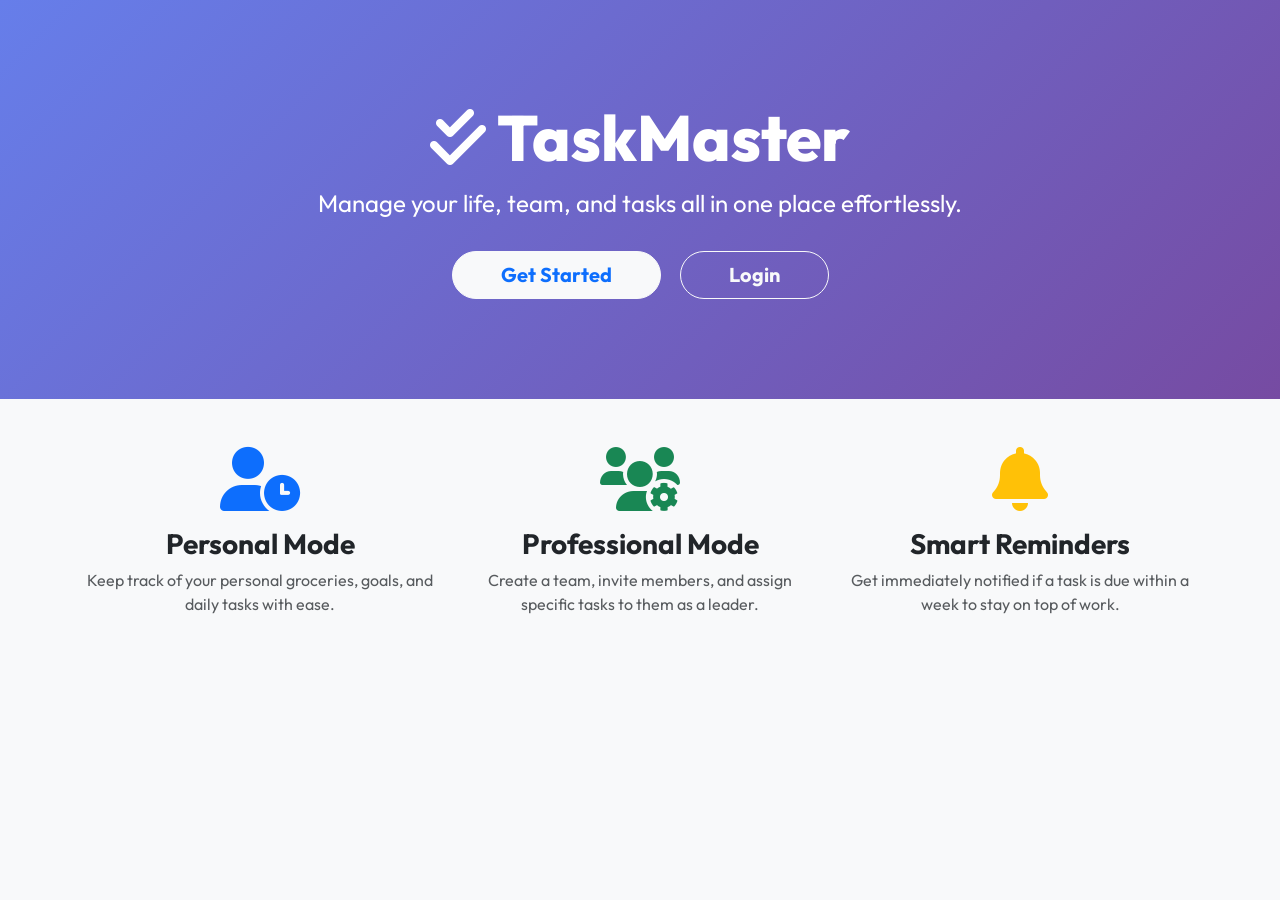
<file: templates/index.html>
<!DOCTYPE html>
<html lang="en">

<head>
    <meta charset="UTF-8">
    <meta name="viewport" content="width=device-width, initial-scale=1.0">
    <title>TaskMaster - Your Ultimate To-Do List</title>
    <link href="https://cdn.jsdelivr.net/npm/bootstrap@5.3.0/dist/css/bootstrap.min.css" rel="stylesheet">
    <link href="https://cdnjs.cloudflare.com/ajax/libs/font-awesome/6.0.0/css/all.min.css" rel="stylesheet">
    <link href="/static/theme.css" rel="stylesheet">
    <style>
        body {
            background-color: #f8f9fa;
        }

        .hero-section {
            background: linear-gradient(135deg, #667eea 0%, #764ba2 100%);
            color: white;
            padding: 100px 0;
            text-align: center;
        }

        .hero-section h1 {
            font-size: 4rem;
            font-weight: 800;
        }

        .hero-section p {
            font-size: 1.5rem;
            margin-bottom: 30px;
        }
    </style>
</head>

<body>

    <div class="hero-section">
        <div class="container">
            <h1><i class="fas fa-check-double"></i> TaskMaster</h1>
            <p>Manage your life, team, and tasks all in one place effortlessly.</p>
            <a href="/signup" class="btn btn-light btn-lg rounded-pill fw-bold px-5 me-3 text-primary">Get Started</a>
            <a href="/login" class="btn btn-outline-light btn-lg rounded-pill px-5 fw-bold">Login</a>
        </div>
    </div>

    <div class="container my-5">
        <div class="row text-center">
            <div class="col-md-4 mb-4">
                <i class="fas fa-user-clock fa-4x text-primary mb-3"></i>
                <h3 class="fw-bold">Personal Mode</h3>
                <p class="text-muted">Keep track of your personal groceries, goals, and daily tasks with ease.</p>
            </div>
            <div class="col-md-4 mb-4">
                <i class="fas fa-users-cog fa-4x text-success mb-3"></i>
                <h3 class="fw-bold">Professional Mode</h3>
                <p class="text-muted">Create a team, invite members, and assign specific tasks to them as a leader.</p>
            </div>
            <div class="col-md-4 mb-4">
                <i class="fas fa-bell fa-4x text-warning mb-3"></i>
                <h3 class="fw-bold">Smart Reminders</h3>
                <p class="text-muted">Get immediately notified if a task is due within a week to stay on top of work.
                </p>
            </div>
        </div>
    </div>

    <script src="https://cdn.jsdelivr.net/npm/bootstrap@5.3.0/dist/js/bootstrap.bundle.min.js"></script>
    <script src="/static/theme.js"></script>
</body>

</html>
</file>
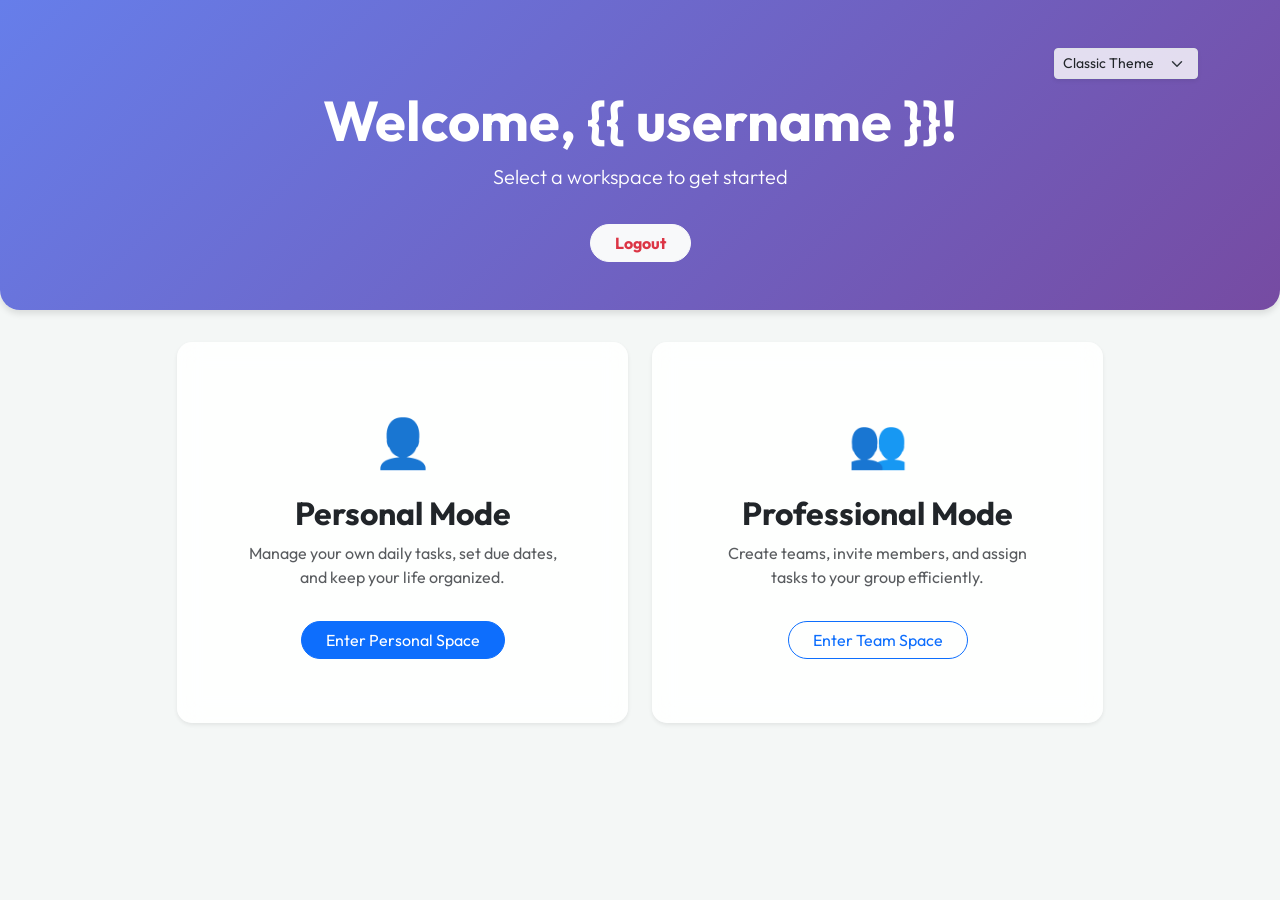
<file: templates/dashboard.html>
<!DOCTYPE html>
<html lang="en">
<head>
    <meta charset="UTF-8">
    <meta name="viewport" content="width=device-width, initial-scale=1.0">
    <title>Dashboard - Task Management System</title>
    <!-- Bootstrap CSS for attractive UI -->
    <link href="https://cdn.jsdelivr.net/npm/bootstrap@5.3.0/dist/css/bootstrap.min.css" rel="stylesheet">
    <link href="/static/theme.css" rel="stylesheet">
    <style>
        body {
            background-color: #f4f7f6;
        }
        .dashboard-header {
            background: linear-gradient(135deg, #667eea 0%, #764ba2 100%);
            color: white;
            padding: 3rem 0;
            margin-bottom: 2rem;
            border-bottom-left-radius: 20px;
            border-bottom-right-radius: 20px;
            box-shadow: 0 4px 6px rgba(0,0,0,0.1);
        }
        .mode-card {
            transition: transform 0.3s ease, box-shadow 0.3s ease;
            border: none;
            border-radius: 15px;
            cursor: pointer;
        }
        .mode-card:hover {
            transform: translateY(-10px);
            box-shadow: 0 10px 20px rgba(0,0,0,0.15);
        }
        .icon-container {
            font-size: 3rem;
            margin-bottom: 1rem;
            color: #667eea;
        }
    </style>
</head>
<body>

    <!-- Header Section -->
    <div class="dashboard-header text-center">
        <div class="container">
            <div class="text-end mb-2">
                <select id="themeSelector" class="form-select form-select-sm d-inline-block w-auto shadow-sm" onchange="changeTheme(this)" style="background-color: rgba(255,255,255,0.8);">
                    <option value="classic">Classic Theme</option>
                    <option value="ocean">Ocean Blue</option>
                    <option value="forest">Forest Green</option>
                    <option value="sunset">Sunset Orange</option>
                    <option value="midnight">Midnight Purple</option>
                </select>
            </div>
            <h1 class="display-4 fw-bold">Welcome, {{ username }}!</h1>
            <p class="lead">Select a workspace to get started</p>
            <a href="/logout" class="btn btn-light mt-3 fw-bold text-danger rounded-pill px-4">Logout</a>
        </div>
    </div>

    <!-- Mode Selection -->
    <div class="container">
        <div class="row justify-content-center g-4">
            <!-- Personal Mode Card -->
            <div class="col-md-5">
                <div class="card mode-card h-100 text-center p-5 shadow-sm" onclick="window.location.href='/personal';">
                    <div class="card-body">
                        <div class="icon-container">👤</div>
                        <h2 class="card-title fw-bold">Personal Mode</h2>
                        <p class="card-text text-muted">Manage your own daily tasks, set due dates, and keep your life organized.</p>
                        <a href="/personal" class="btn btn-primary rounded-pill px-4 mt-3">Enter Personal Space</a>
                    </div>
                </div>
            </div>

            <!-- Professional Mode Card -->
            <div class="col-md-5">
                <div class="card mode-card h-100 text-center p-5 shadow-sm" onclick="window.location.href='/professional';">
                    <div class="card-body">
                        <div class="icon-container">👥</div>
                        <h2 class="card-title fw-bold">Professional Mode</h2>
                        <p class="card-text text-muted">Create teams, invite members, and assign tasks to your group efficiently.</p>
                        <a href="/professional" class="btn btn-outline-primary rounded-pill px-4 mt-3">Enter Team Space</a>
                    </div>
                </div>
            </div>
        </div>
    </div>

    <!-- Bootstrap JS -->
    <script src="https://cdn.jsdelivr.net/npm/bootstrap@5.3.0/dist/js/bootstrap.bundle.min.js"></script>
    <script src="/static/theme.js"></script>
</body>
</html>
</file>
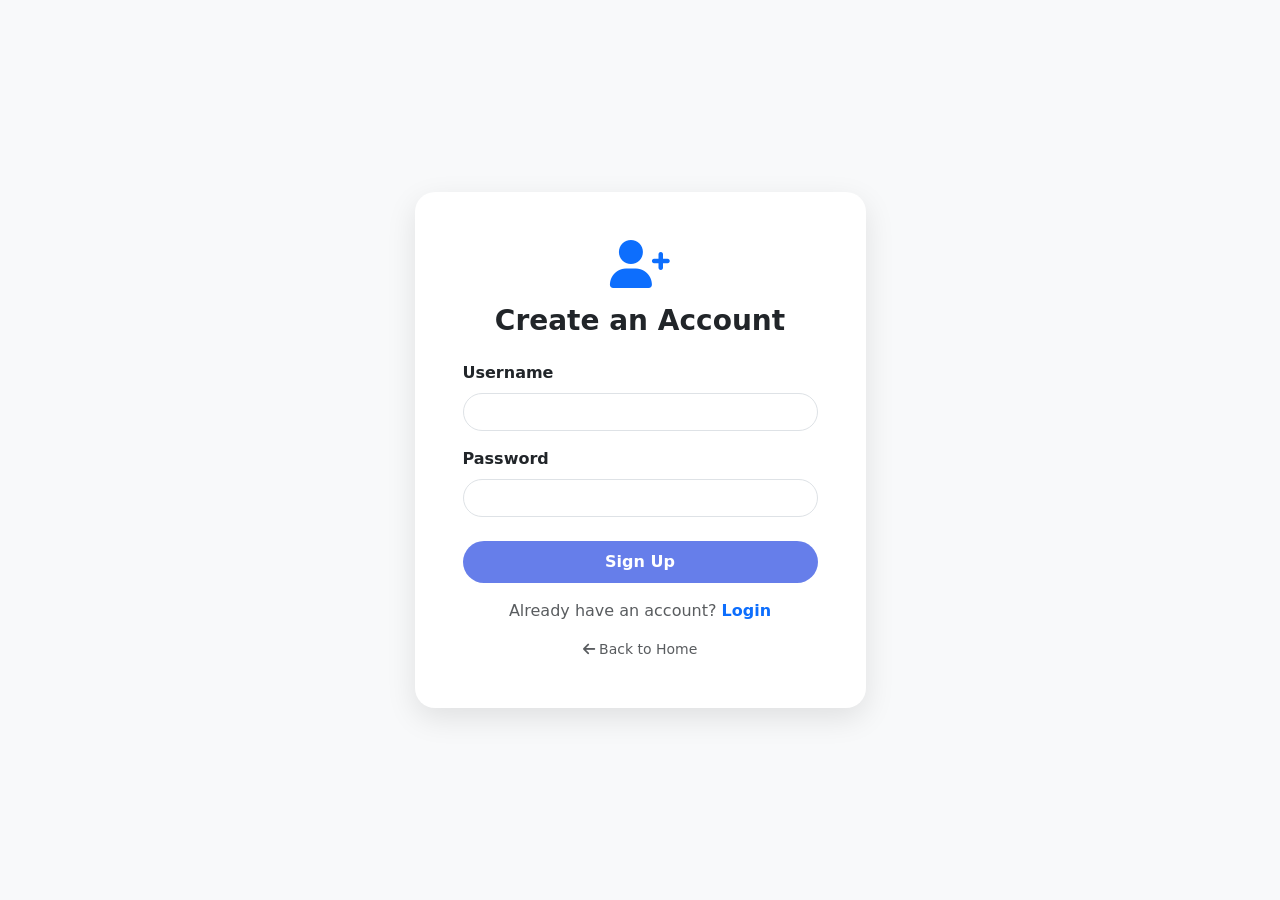
<file: templates/signup.html>
<!DOCTYPE html>
<html lang="en">

<head>
    <meta charset="UTF-8">
    <title>Sign Up - TaskMaster</title>
    <link href="https://cdn.jsdelivr.net/npm/bootstrap@5.3.0/dist/css/bootstrap.min.css" rel="stylesheet">
    <link href="https://cdnjs.cloudflare.com/ajax/libs/font-awesome/6.0.0/css/all.min.css" rel="stylesheet">
    <style>
        body {
            background-color: #f8f9fa;
        }

        .card {
            border-radius: 20px;
            border: none;
            box-shadow: 0 10px 30px rgba(0, 0, 0, 0.1);
        }

        .btn-custom {
            background-color: #667eea;
            color: white;
            border-radius: 50px;
            font-weight: bold;
        }

        .btn-custom:hover {
            background-color: #764ba2;
            color: white;
        }
    </style>
</head>

<body class="d-flex align-items-center justify-content-center vh-100">

    <div class="container">
        <div class="row justify-content-center">
            <div class="col-md-5">
                <div class="card p-5 text-center">
                    <i class="fas fa-user-plus fa-3x text-primary mb-3"></i>
                    <h3 class="fw-bold mb-4">Create an Account</h3>
                    <form action="/signup" method="POST">
                        <div class="mb-3 text-start">
                            <label class="form-label fw-bold">Username</label>
                            <input type="text" name="username" class="form-control rounded-pill px-3" required>
                        </div>
                        <div class="mb-4 text-start">
                            <label class="form-label fw-bold">Password</label>
                            <input type="password" name="password" class="form-control rounded-pill px-3" required>
                        </div>
                        <button type="submit" class="btn btn-custom w-100 py-2 mb-3">Sign Up</button>
                    </form>
                    <p class="text-muted">Already have an account? <a href="/login"
                            class="text-primary fw-bold text-decoration-none">Login</a></p>
                    <a href="/" class="text-muted small text-decoration-none"><i class="fas fa-arrow-left"></i> Back to
                        Home</a>
                </div>
            </div>
        </div>
    </div>

</body>

</html>
</file>
<file: static/theme.css>
@import url('https://fonts.googleapis.com/css2?family=Outfit:wght@300;400;600;800&display=swap');

/* Dynamic Premium Design System */
:root {
    --app-font: 'Outfit', sans-serif;
}

body {
    font-family: var(--app-font);
    background-color: var(--bs-body-bg);
    background-image: var(--bg-gradient);
    background-attachment: fixed;
    background-size: cover;
    transition: background 0.5s ease;
}

/* Custom Themes for Bootstrap based UI with Gradients */
[data-theme="classic"] {
    --bs-primary: #0d6efd;
    --bs-success: #198754;
    --bs-warning: #ffc107;
    --bs-info: #0dcaf0;
    --bs-body-bg: #f8f9fa;
    --bg-gradient: linear-gradient(135deg, #fdfbfb 0%, #ebedee 100%);
    --card-bg: rgba(255, 255, 255, 0.85);
}

[data-theme="ocean"] {
    --bs-primary: #0077b6;
    --bs-success: #00b4d8;
    --bs-warning: #90e0ef;
    --bs-info: #caf0f8;
    --bs-body-bg: #f8fdff;
    --bg-gradient: linear-gradient(135deg, #e0c3fc 0%, #8ec5fc 100%);
    --card-bg: rgba(255, 255, 255, 0.75);
}

[data-theme="forest"] {
    --bs-primary: #2d6a4f;
    --bs-success: #40916c;
    --bs-warning: #74c69d;
    --bs-info: #b7e4c7;
    --bs-body-bg: #f3faf5;
    --bg-gradient: linear-gradient(135deg, #d4fc79 0%, #96e6a1 100%);
    --card-bg: rgba(255, 255, 255, 0.8);
}

[data-theme="sunset"] {
    --bs-primary: #dc2f02;
    --bs-success: #e85d04;
    --bs-warning: #f48c06;
    --bs-info: #ffba08;
    --bs-body-bg: #fffbf8;
    --bg-gradient: linear-gradient(135deg, #fad0c4 0%, #ffd1ff 100%);
    --card-bg: rgba(255, 255, 255, 0.85);
}

[data-theme="midnight"] {
    --bs-primary: #3c096c;
    --bs-success: #5a189a;
    --bs-warning: #7b2cbf;
    --bs-info: #c77dff;
    --bs-body-bg: #fdfbff;
    --bg-gradient: linear-gradient(135deg, #667eea 0%, #764ba2 100%);
    --card-bg: rgba(0, 0, 0, 0.4);
    --textColor: #ffffff;
}

[data-theme="midnight"] body {
    color: var(--textColor);
}

[data-theme="midnight"] .card {
    color: var(--textColor);
    border: 1px solid rgba(255,255,255,0.1);
}

[data-theme="midnight"] .text-muted {
    color: #d1d1d1 !important;
}

/* Glassmorphism Cards */
.card {
    background-color: var(--card-bg, rgba(255,255,255,0.9));
    backdrop-filter: blur(12px);
    -webkit-backdrop-filter: blur(12px);
    border: 1px solid rgba(255, 255, 255, 0.3);
    border-radius: 1.2rem;
    transition: transform 0.3s cubic-bezier(0.25, 0.8, 0.25, 1), box-shadow 0.3s cubic-bezier(0.25, 0.8, 0.25, 1);
}

/* Micro-animations */
.card:hover {
    transform: translateY(-5px);
    box-shadow: 0 15px 30px rgba(0,0,0,0.1) !important;
}

/* Buttons Polish */
.btn {
    transition: all 0.2s ease-in-out;
    border-radius: 50px;
}
.btn:hover {
    transform: scale(1.05);
}
.btn:active {
    transform: scale(0.95);
}

/* Progress Dashboards */
.progress-card {
    background: linear-gradient(135deg, var(--bs-primary) 0%, var(--bs-success) 100%);
    color: white;
    border: none;
    box-shadow: 0 10px 20px rgba(0,0,0,0.15);
}

.progress-card:hover {
    transform: none;
    box-shadow: 0 10px 20px rgba(0,0,0,0.15) !important;
}

.subtask-list {
    background-color: rgba(100,100,100,0.05);
    border-radius: 12px;
    padding: 15px;
    box-shadow: inset 0 2px 4px rgba(0,0,0,0.02);
}

/* Task Check Anim */
.text-success {
    animation: successPop 0.3s ease;
}

@keyframes successPop {
    0% { transform: scale(1); }
    50% { transform: scale(1.3); }
    100% { transform: scale(1); }
}

/* Navbar overrides */
.navbar {
    backdrop-filter: blur(10px);
    background-color: rgba(var(--bs-primary-rgb, 13, 110, 253), 0.85) !important;
    border-bottom: 1px solid rgba(255,255,255,0.1);
}

/* Base styles for progress bars and subtasks */
.progress-card {
    background: linear-gradient(135deg, var(--bs-primary) 0%, var(--bs-success) 100%);
    color: white;
}
.subtask-list {
    background-color: rgba(0,0,0,0.02);
    border-radius: 8px;
    padding: 10px;
}
</file>
